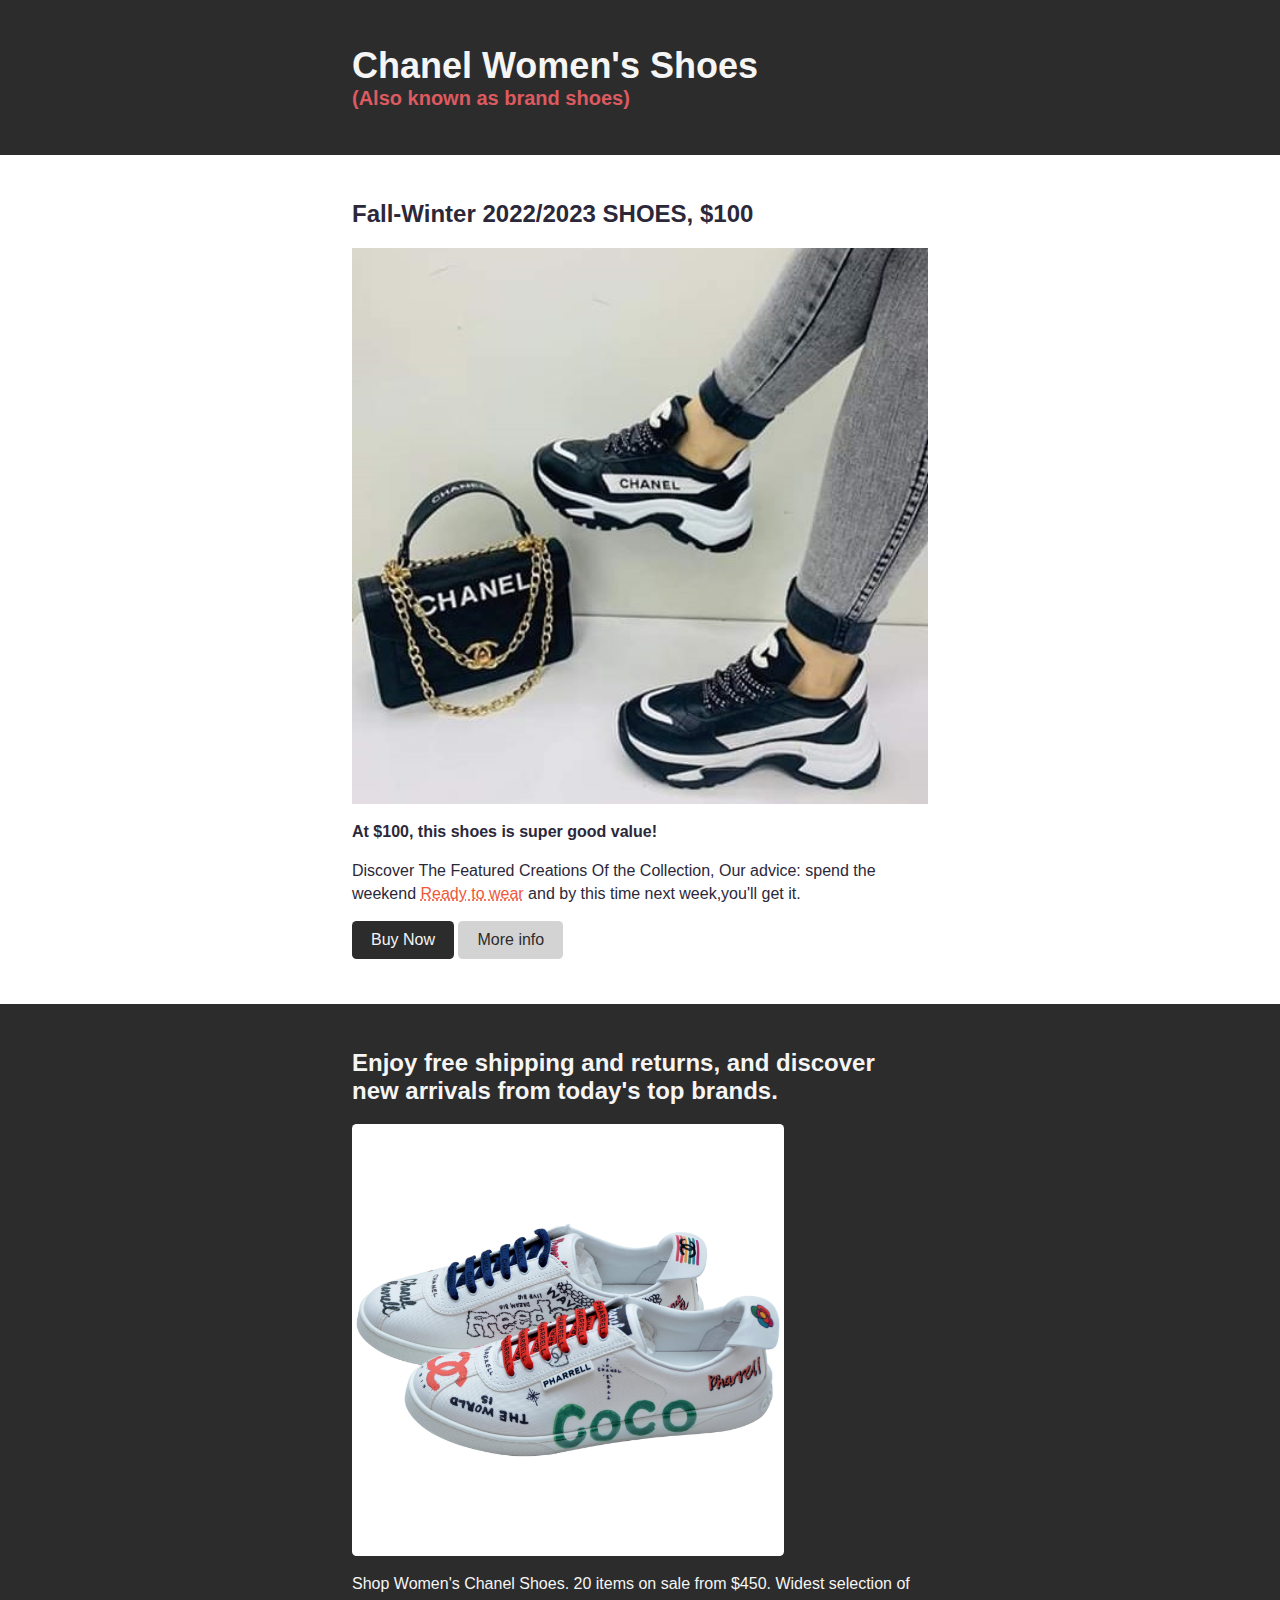
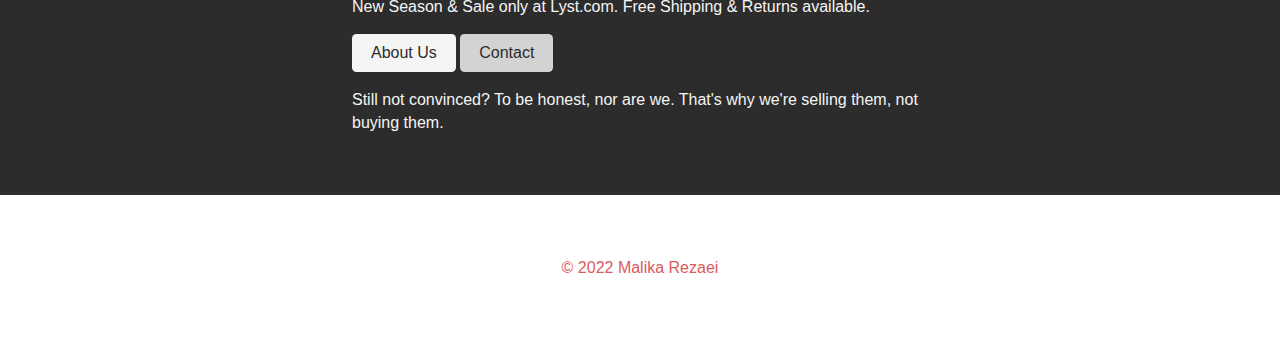
<file: exercise-1/index1.html>
<html>

<head>
	<link rel="preconnect" href="https://fonts.googleapis.com">
	<link rel="preconnect" href="https://fonts.gstatic.com" crossorigin>
	<link href="https://fonts.googleapis.com/css2?family=Roboto:wght@400;500;700&display=swap" rel="stylesheet">
	<link rel="stylesheet" href="CSS/style.css">
</head>

<body>
	<header>
		<div class="container">
			<h1>Chanel Women's Shoes</h1>
			<h3>(Also known as brand shoes)</h3>
		</div>
	</header>
		<main>
			<section class="section-one">
				<div class="container1">
					<h2>Fall-Winter 2022/2023 SHOES, $100</h2>
					<img  src="images/1.jpg" alt="Black and silver shoes" class="main-image">
					<p><strong>At $100, this shoes is super good value!</strong></p>
					<p>Discover The Featured Creations Of the Collection, Our advice: spend the weekend <a href="">Ready to wear</a> and by this time next week,you'll get it.</p>
					<a href="#" class="btn btn-dark">Buy Now</a>
					<a href="#" class="btn btn-mid">More info</a>
				</div>
			</section>
			
			<section class="section-two">
				<div class="container2">
					<h2>Enjoy free shipping and returns, and discover new arrivals from today's top brands.</h2>
					<div class="section-two-image-container">
						<img src="images/3.jpg" alt="punk with blach hair and red and blue glasses" class="feature-image">
					</div>
					<p>Shop Women's Chanel Shoes. 20 items on sale from $450. Widest selection of New Season & Sale only at Lyst.com. Free Shipping & Returns available.</p>
					<a href="#" class="btn btn-light">About Us</a>
					<a href="#" class="btn btn-mid">Contact</a>
					<p>Still not convinced? To be honest, nor are we. That's why we're selling them, not buying them.</p>
				</div>
			</section>
			
			<footer>
				<p>&copy; 2022 Malika Rezaei</p>
			</footer>
		</main>
	</body>

</html>
</file>
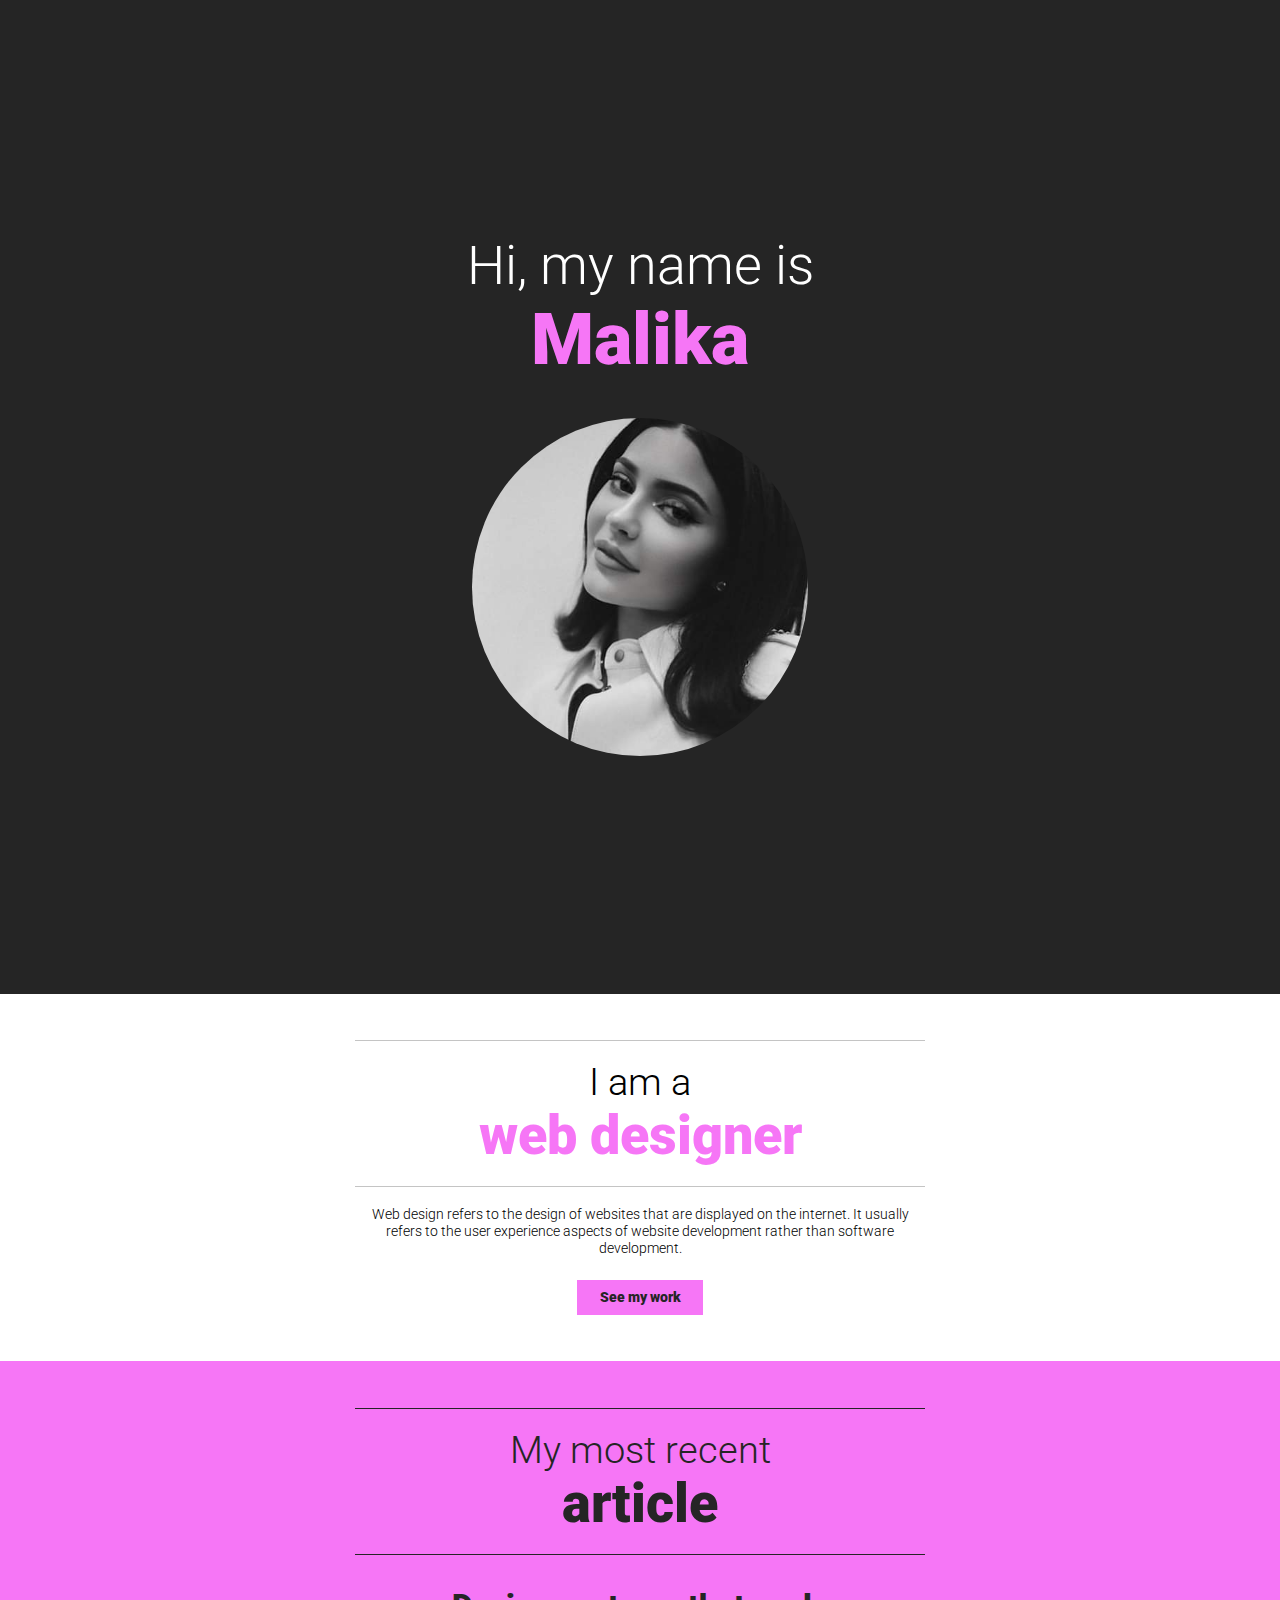
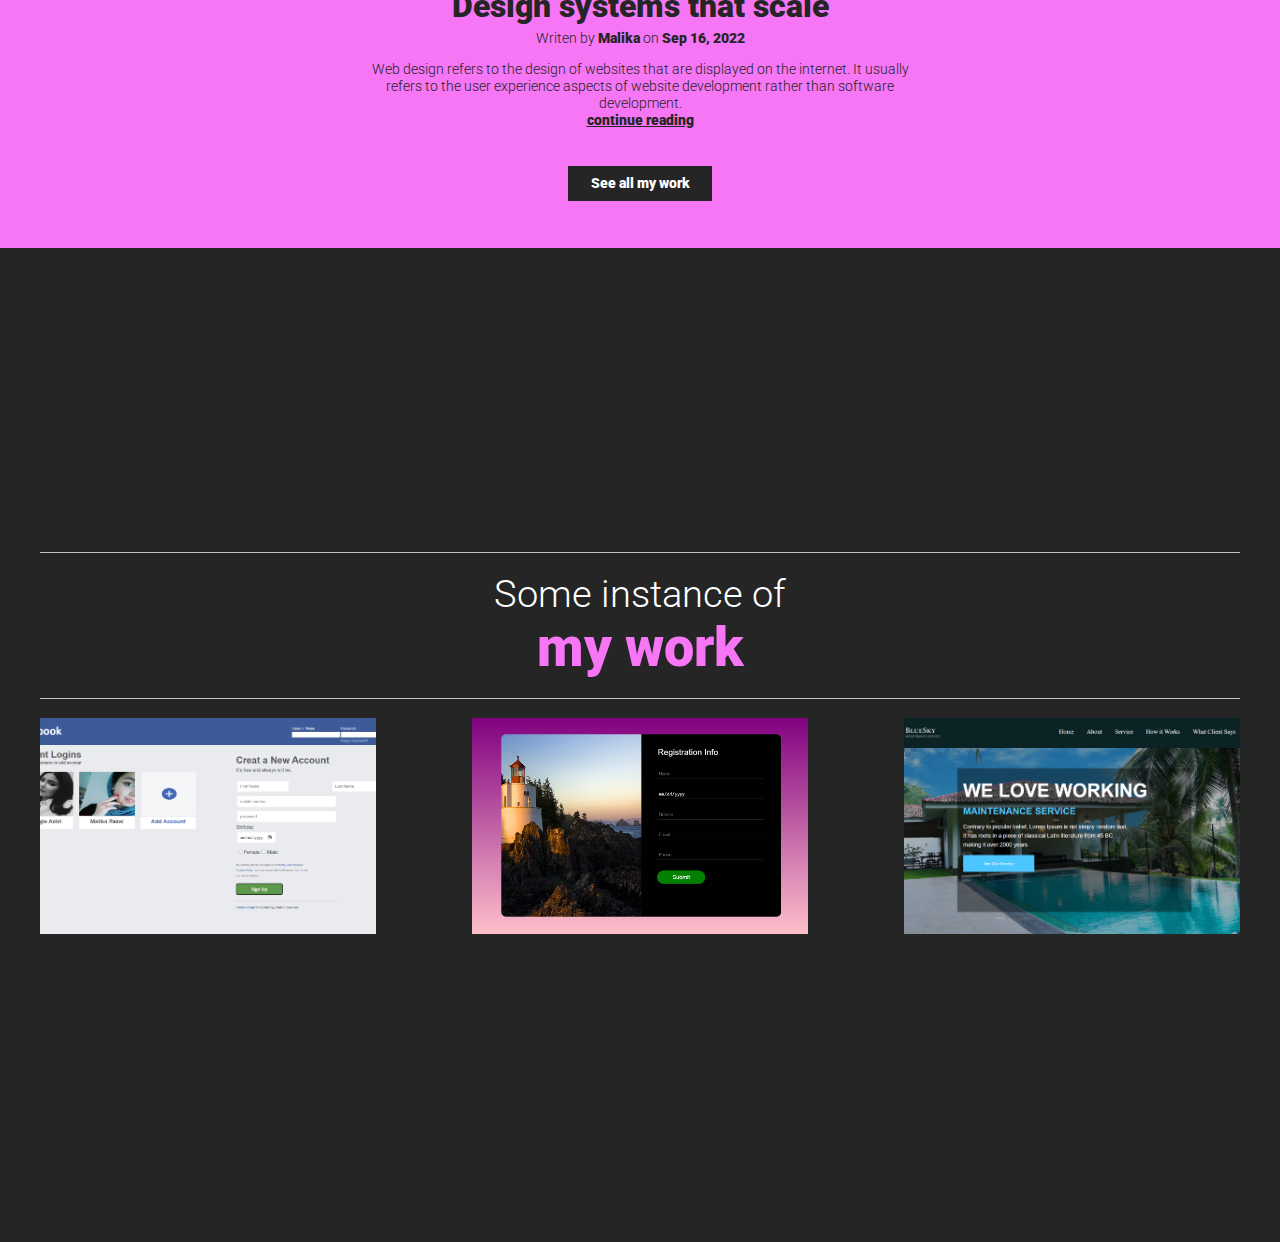
<file: exercise-2/index2.html>
<!DOCTYPE html>
<html>
    <head>
        <title>Website</title>
        <link href="https://fonts.googleapis.com/css2?family=Roboto:wght@300;900&display=swap" rel="stylesheet">
        <link href="css/style.css" rel="stylesheet">
    </head>
    <body>
			<header class="inverse">
                <div class="container">
                    <h1>Hi, my name is <span class="accent-text">Malika</span></h1>
                    <img src="images/mk.jpg" alt="image of Malika" id="mk">
                </div>
            </header>
            <main>
                <div class="spliter">
                    <section class="about-me">
                        <div class="container">
                            <h2>I am a <span class="accent-text">web designer</span></h2>
                            <p>Web design refers to the design of websites that are displayed on the internet. 
                               It usually refers to the user experience aspects of website development rather than software development.
                            </p>
                            <a href="#" class="btn">See my work</a>
                        </div>
                    </section>
                    
                    
                    <section class="articles inverse">
                        <div class="container">
                            <h2>My most recent <span class="accent-text">article</span></h2>
                            <article>
                                <h3>Design systems that scale</h3>
                                <p class="small-text">Writen by <span class="name">Malika</span> on <time datetime="2022-09-16">Sep 16, 2022</time></p>
                                <p>Web design refers to the design of websites that are displayed on the internet. 
                                   It usually refers to the user experience aspects of website development rather than software development.
                                </p><a href="#">continue reading</a></p>
                                <a href="#" class="btn">See all my work</a>      
                            </article>
                        </div>
                    </section>
                </div>
                <section class="portfolio">
                    <div class="container">
                        <h2>Some instance of <span class="accent-text">my work</span></h2>
                        <div class="work">
                            <div class="portfolio-item">
                                <img src="images/1.png" alt="">
                            </div>
                            <div class="portfolio-item">
                                <img src="images/2.png" alt="">
                            </div>
                            <div class="portfolio-item">
                                <img src="images/3.png" alt="">
                            </div>
                        </div> 
                     </div>
                </section>
            </main>
          
    </body> 
</html>
</file>
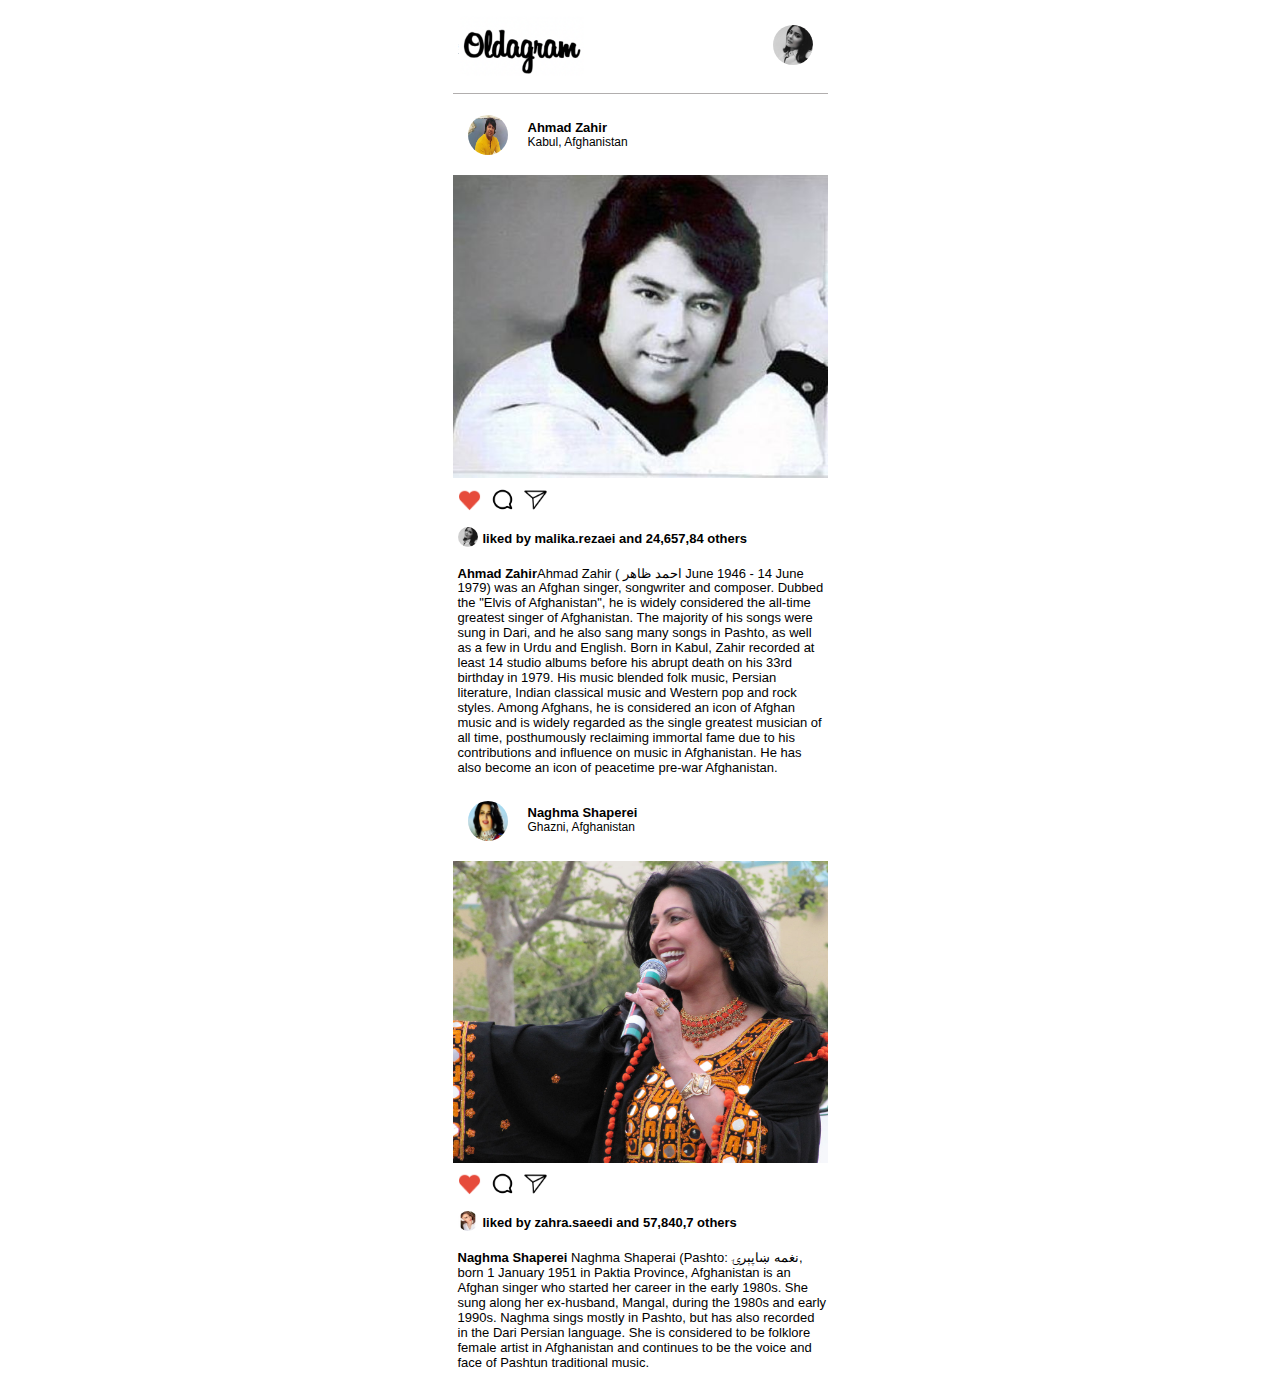
<file: exercise-3/index3.html>
<!DOCTYPE html>
<html> 
    <head> 
        <title>oldagram</title>
        <link rel="stylesheet" href="style.css">
    </head>
    <body>
        <header> 
            <div class="container">
                <div class="header-layout">
                    <img class="logo" src="images/1.png" alt="">
                    <img class="avatar" src="images/mr.jpg" alt="">
                </div>
            </div>
        </header> 
        <section class="user-info"> 
            <div class="container">
                <div class="user-layout">
                    <img src="images/logof.jpg" alt="" class="avatar">
                    <div>
                        <h3>Ahmad Zahir</h3>
                        <p class="location">Kabul, Afghanistan</p>
                    </div>
                </div>
            </div>
        </section>
        <section class="post">
            <div class="container">
                <img src="images/f.jpg" alt="" class="post-img">
            </div>
        </section>
        <section class="interact">
            <div class="container">
                <div class="btns-container">
                    <img src="images/2.png" alt="" class="interact-btn">
                    <img src="images/3.png" alt="" class="interact-btn">
                    <img src="images/4.png" alt="" class="interact-btn">
                </div>
            <div class="user-layout">
                <img class="friends" src="images/mr.jpg" alt="" >
                <p class="likes-count">liked by malika.rezaei and 24,657,84 others</p>
            </div>
        </div>
        </section>
        <footer> 
            <div class="container">
                <p class="comment">
                    <span>Ahmad Zahir</span>Ahmad Zahir ( احمد ظاهر June 1946 - 14 June 1979) was an Afghan singer, songwriter and composer. Dubbed the "Elvis of Afghanistan", he is widely considered the all-time greatest singer of Afghanistan. The majority of his songs were sung in Dari, and he also sang many songs in Pashto, as well as a few in Urdu and English.
                    Born in Kabul, Zahir recorded at least 14 studio albums before his abrupt death on his 33rd birthday in 1979. His music blended folk music, Persian literature, Indian classical music and Western pop and rock styles. Among Afghans, he is considered an icon of Afghan music and is widely regarded as the single greatest musician of all time, posthumously reclaiming immortal fame due to his contributions and influence on music in Afghanistan. He has also become an icon of peacetime pre-war Afghanistan.
                </p>
            </div>
        </footer>
        <section class="user-info"> 
            <div class="container">
                <div class="user-layout">
                    <img src="images/logoc.jpg" alt="" class="avatar">
                    <div>
                        <h3>Naghma Shaperei</h3>
                        <p class="location">Ghazni, Afghanistan</p>
                    </div>
                </div>
            </div>
        </section>
        <section class="post">
            <div class="container">
                <img src="images/c.jpg" alt="" class="post-img">
            </div>
        </section>
        <section class="interact">
            <div class="container">
                <div class="btns-container">
                    <img src="images/2.png" alt="" class="interact-btn">
                    <img src="images/3.png" alt="" class="interact-btn">
                    <img src="images/4.png" alt="" class="interact-btn">
                </div>
            <div class="user-layout">
                <img class="friends" src="images/zs.png" alt="" >
                <p class="likes-count">liked by zahra.saeedi and 57,840,7 others</p>
            </div>
        </div>
        </section>
        <footer> 
            <div class="container">
                <p class="comment">
                    <span>Naghma Shaperei</span> Naghma Shaperai (Pashto: نغمه ښاپېرۍ, born 1 January 1951 in Paktia Province, Afghanistan is an Afghan singer who started her career in the early 1980s. She sung along her ex-husband, Mangal, during the 1980s and early 1990s. Naghma sings mostly in Pashto, but has also recorded in the Dari Persian language. She is considered to be folklore female artist in Afghanistan and continues to be the voice and face of Pashtun traditional music.
                </p>
            </div>
        </footer>
    </body>
</html>
</file>
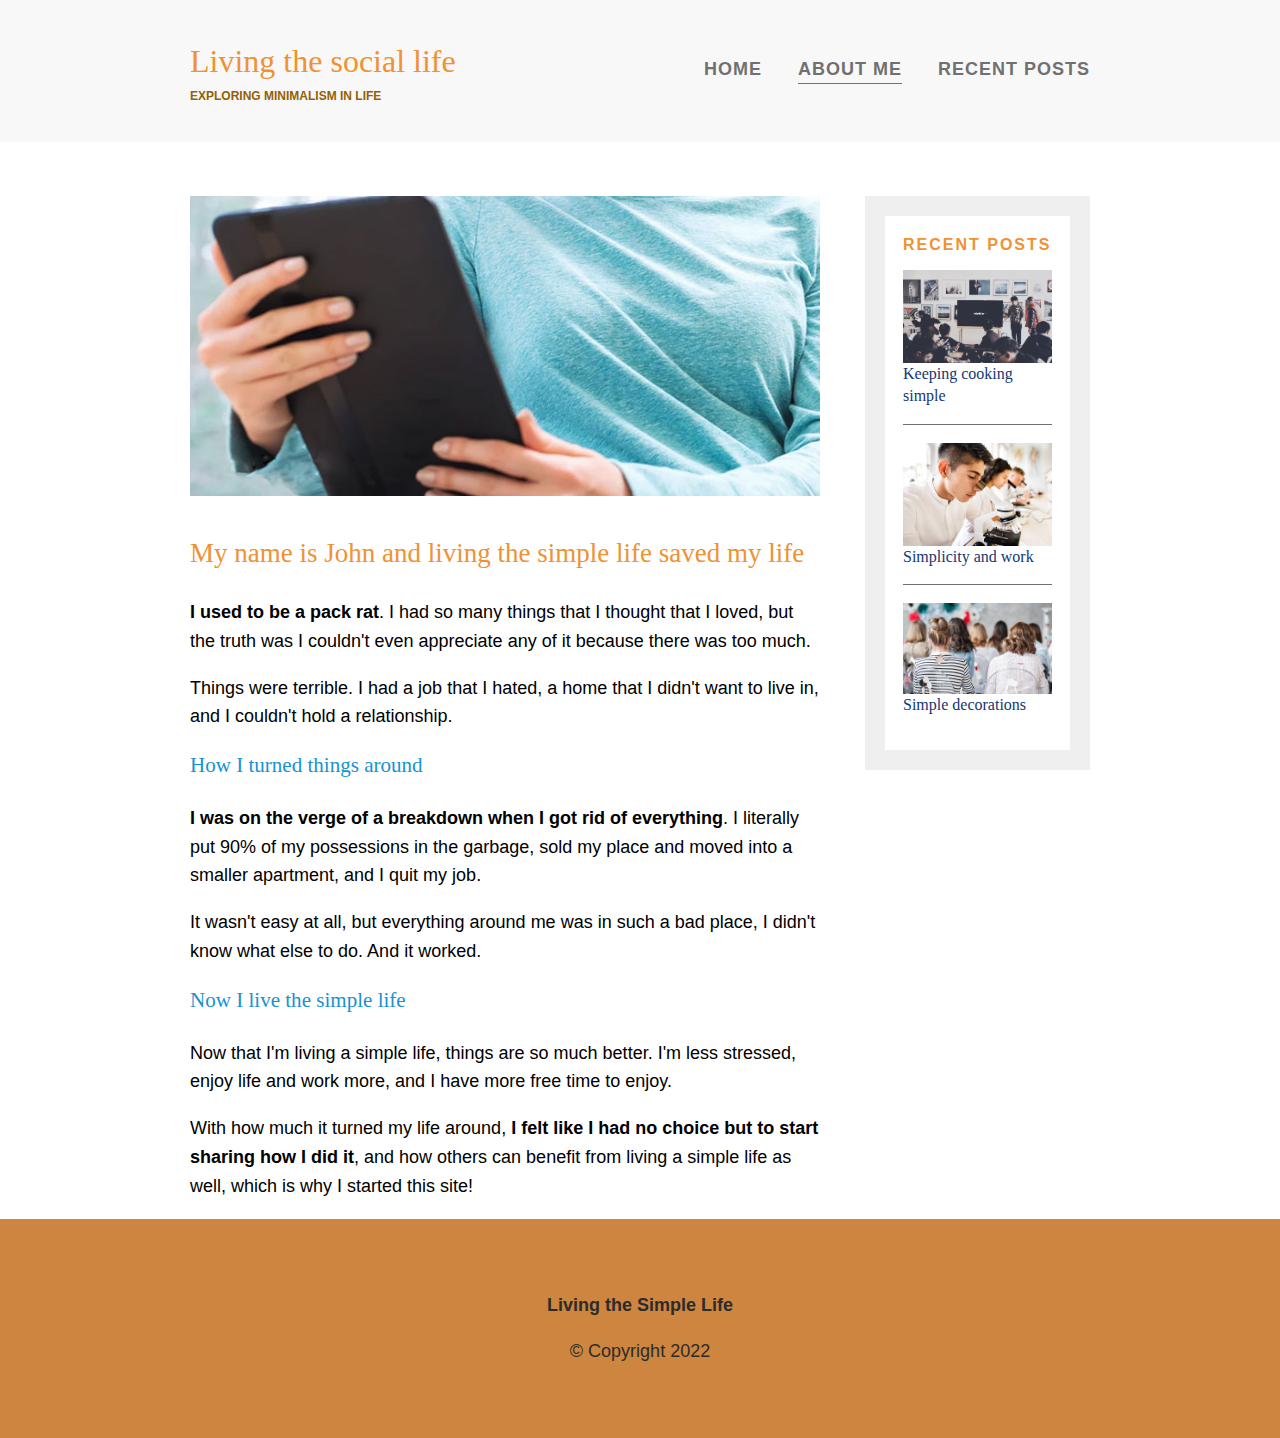
<file: exercise-4/about.html>
<html>
    <head>
        <link rel="stylesheet" href="css/style.css">
    </head>
    <body> 
        <header>
            <div class="container container-flex">
                <div class="site-title">
                    <h1>Living the social life</h1>
                    <p class="subtitle">exploring minimalism in life</p>
                </div>
                <nav>
                    <ul>
                        <li><a href="index4.html">Home</a></li>
                        <li><a class="current-page" href="about.html">About me</a></li>
                        <li><a href="posts.html">Recent posts</a></li>
                    </ul>
                </nav>
            </div> 
        </header>
        <div class="container container-flex">
            <main role="main">
                <img src="img/about-me.jpg" class="image-full">
                <h2>My name is John and living the simple life saved my life</h2>
                <p><strong>I used to be a pack rat</strong>. I had so many things that I thought that I loved, but the truth was I couldn't even appreciate any of it because there was too much.</p>
                <p>Things were terrible. I had a job that I hated, a home that I didn't want to live in, and I couldn't hold a relationship.</p>
                <h3>How I turned things around</h3>
                <p><strong>I was on the verge of a breakdown when I got rid of everything</strong>. I literally put 90% of my possessions in the garbage, sold my place and moved into a smaller apartment, and I quit my job.</p>
                <p>It wasn't easy at all, but everything around me was in such a bad place, I didn't know what else to do. And it worked.</p>
                <h3>Now I live the simple life</h3>
                <p>Now that I'm living a simple life, things are so much better. I'm less stressed, enjoy life and work more, and I have more free time to enjoy.</p>
                <p>With how much it turned my life around, <strong>I felt like I had no choice but to start sharing how I did it</strong>, and how others can benefit from living a simple life as well, which is why I started this site!</p>
            </main>
            <aside class="sidebar">       
                <div class="sidebar-widget">
                    <h2 class="widget-title">RECENT POSTS</h2>
                    <div class="widget-recent-post">
                        <h3 class="widget-recent-post-title">Keeping cooking simple</h3>
                        <img src="img/food.jpg" alt="two dumplings on a wood plate with chopsticks" class="widget-image">
                    </div>
                    <div class="widget-recent-post">
                        <h3 class="widget-recent-post-title">Simplicity and work</h3>
                        <img src="img/work.jpg" alt="a chair white chair at a white desk on a white wall" class="widget-image">
                    </div>
                    <div class="widget-recent-post">
                        <h3 class="widget-recent-post-title">Simple decorations</h3>
                        <img src="img/deco.jpg" alt="a green plant in a clear, round vase with water in it" class="widget-image">
                    </div>
                </div>
            </aside>
        </div>
        <footer>
            <p><strong>Living the Simple Life</strong></p>
            <p>&copy; Copyright 2022</p>
        </footer>
    </body>
</html>
</file>
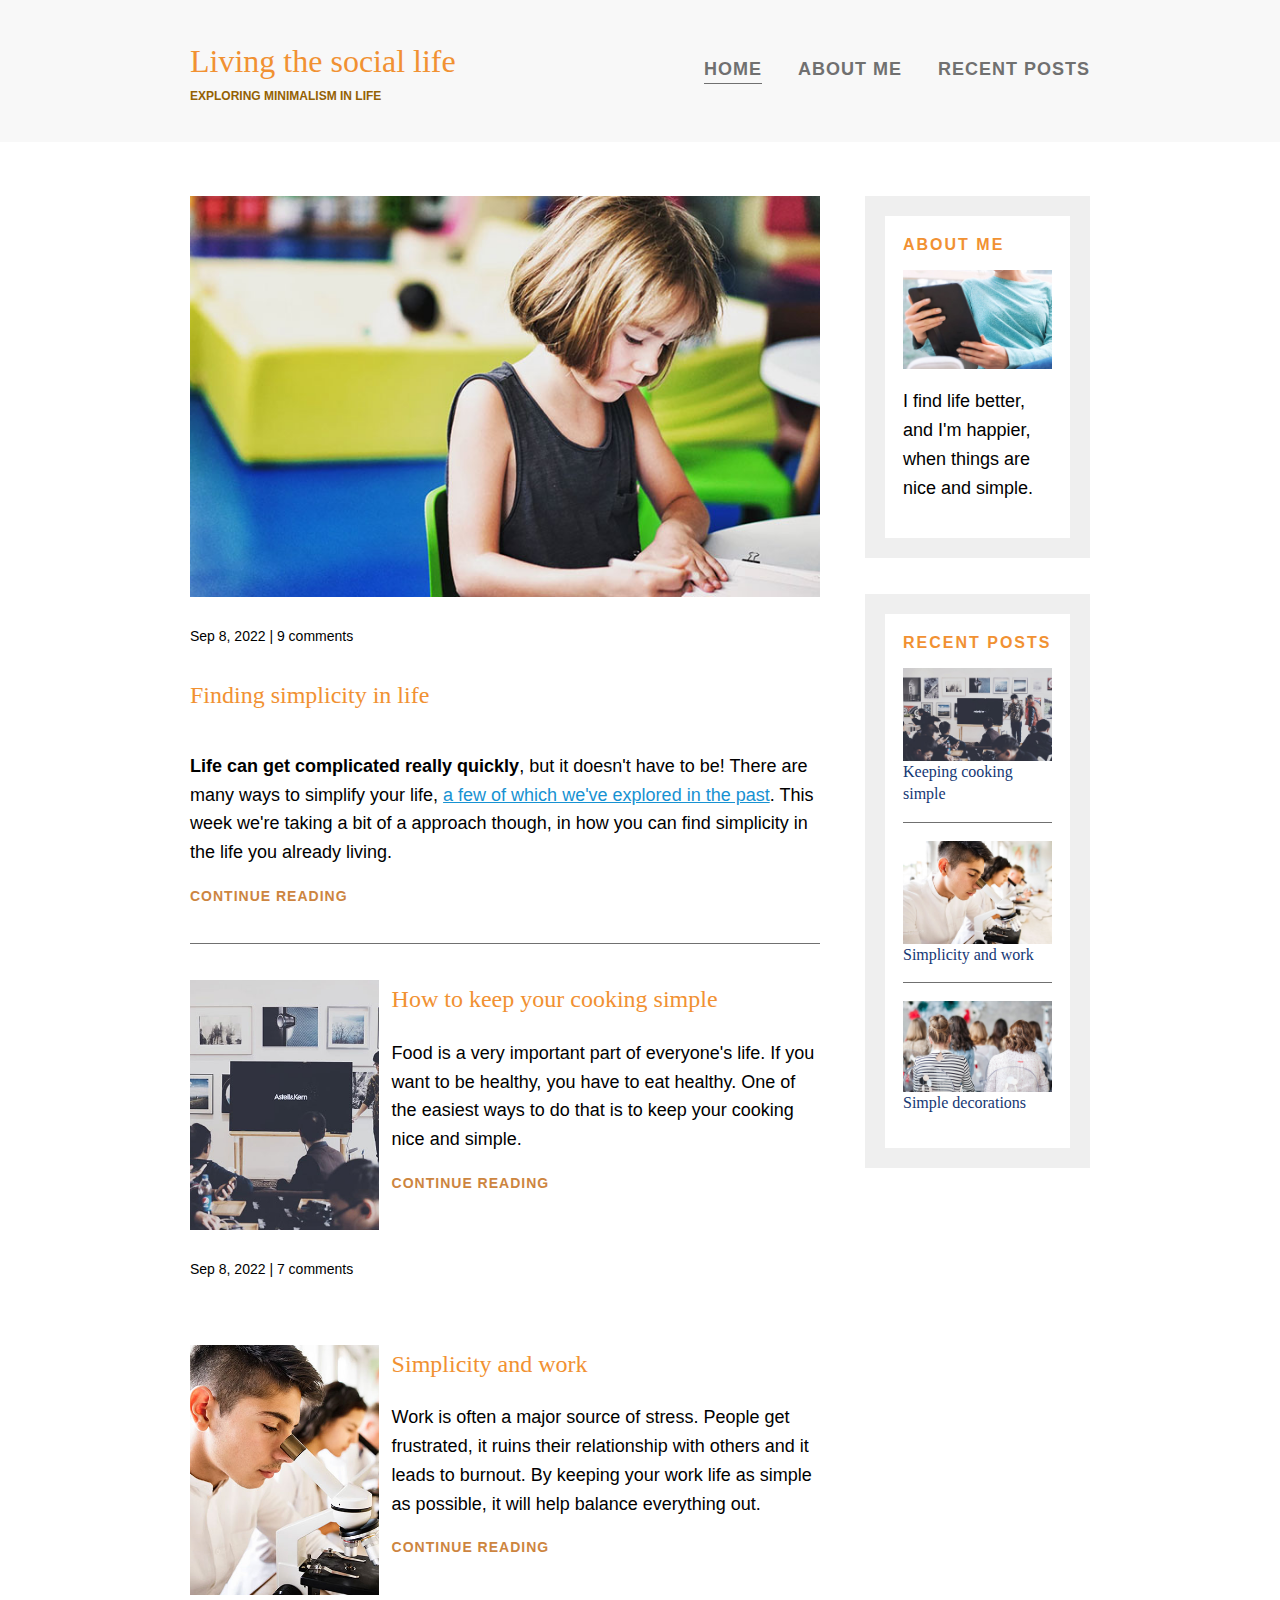
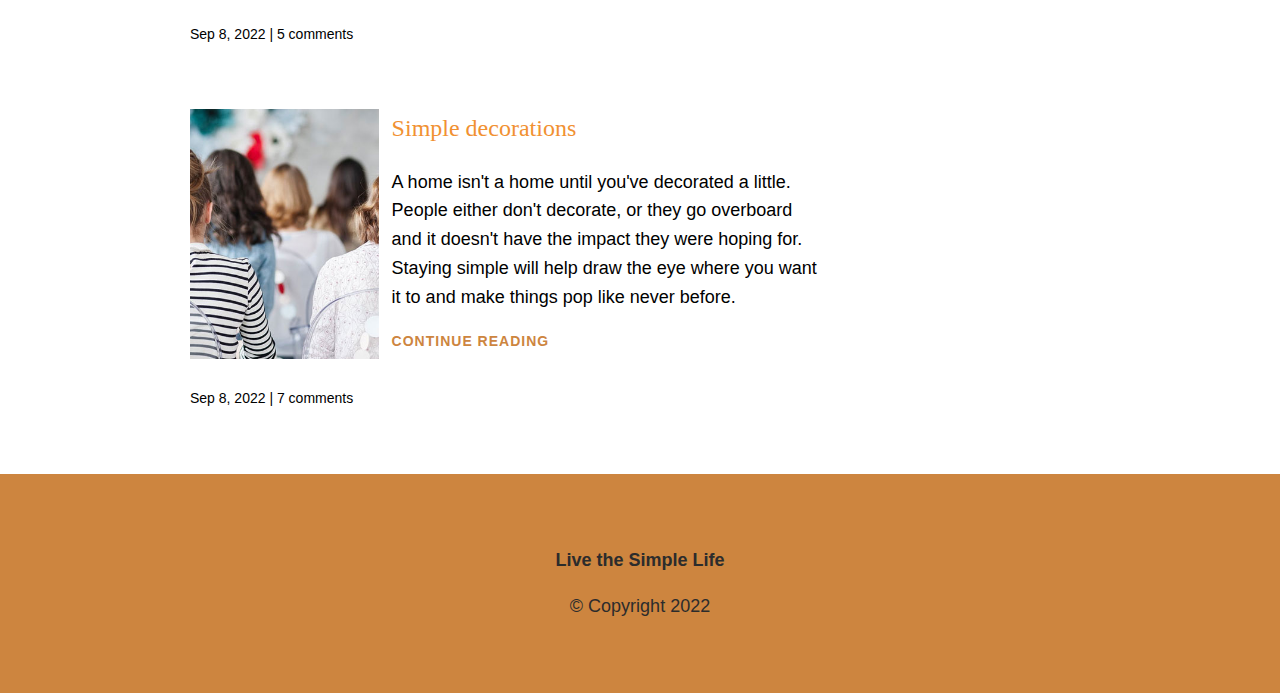
<file: exercise-4/index4.html>
<html>
    <head>
        <link rel="stylesheet" href="css/style.css">
    </head>
    <body> 
        <header>
            <div class="container container-flex">
                <div class="site-title">
                    <h1>Living the social life</h1>
                    <p class="subtitle">exploring minimalism in LIFE</p>
                </div>
                <nav>
                    <ul>
                        <li><a class="current-page" href="index4.html">Home</a></li>
                        <li><a href="about.html">About Me</a></li>
                        <li><a href="posts.html">Recent posts</a></li>
                    </ul>
                </nav>
            </div>
        </header>
        <div class="container container-flex">
            <main role="main">
                <article class="article-featured">
                    <h2 class="article-title">Finding simplicity in life</h2>
                    <img src="img/life.jpg" alt="simple white desk on a white wall with a plant on the far right side" class="article-image">
                    <p class="article-info">Sep 8, 2022 | 9 comments</p>
                    <p class="article-body"><strong>Life can get complicated really quickly</strong>, but it doesn't have to be! There are many ways to simplify your life, <a href="#">a few of which we've explored in the past</a>. This week we're taking a bit of a approach though, in how you can find simplicity in the life you already living.</p>
                    <a href="#" class="article-read-more">Continue reading</a>
                </article>
                <article class="article-recent">
                    <div class="article-recent-main">
                        <h2 class="article-title">How to keep your cooking simple </h2>
                        <p class="article-body">Food is a very important part of everyone's life. If you want to be healthy, you have to eat healthy. One of the easiest ways to do that is to keep your cooking nice and simple.</p>
                        <a href="#" class="article-read-more">CONTINUE READING</a>
                    </div>
                    <div class="article-recent-secondary">
                        <img src="img/food.jpg" alt="two dumplings on a wood plate with chopsticks" class="article-image">
                        <p class="article-info">Sep 8, 2022 | 7 comments</p>
                    </div>
                </article>
                
                <article class="article-recent">
                    <div class="article-recent-main">
                        <h2 class="article-title">Simplicity and work </h2>
                        <p class="article-body">Work is often a major source of stress. People get frustrated, it ruins their relationship with others and it leads to burnout. By keeping your work life as simple as possible, it will help balance everything out.</p>
                        <a href="#" class="article-read-more">CONTINUE READING</a>
                    </div>
                    <div class="article-recent-secondary">
                        <img src="img/work.jpg" alt="a chair white chair at a white desk on a white wall" class="article-image">
                        <p class="article-info">Sep 8, 2022 | 5 comments</p>
                    </div>
                </article>
                <article class="article-recent">
                    <div class="article-recent-main">
                        <h2 class="article-title">Simple decorations</h2>
                        <p class="article-body">A home isn't a home until you've decorated a little. People either don't decorate, or they go overboard and it doesn't have the impact they were hoping for. Staying simple will help draw the eye where you want it to and make things pop like never before.</p>
                        <a href="#" class="article-read-more">CONTINUE READING</a>
                    </div>
                    <div class="article-recent-secondary">
                        <img src="img/deco.jpg" alt="a green plant in a clear, round vase with water in it" class="article-image">
                        <p class="article-info">Sep 8, 2022 | 7 comments</p>
                    </div>
                </article>
            </main>
            <aside class="sidebar">
                <div class="sidebar-widget">
                    <h2 class="widget-title">ABOUT ME</h2>
                    <img src="img/about-me.jpg" alt="john doe" class="widget-image">
                    <p class="widget-body">I find life better, and I'm happier, when things are nice and simple.</p>
                </div>
                <div class="sidebar-widget">
                    <h2 class="widget-title">RECENT POSTS</h2>
                    <div class="widget-recent-post">
                        <h3 class="widget-recent-post-title">Keeping cooking simple</h3>
                        <img src="img/food.jpg" alt="two dumplings on a wood plate with chopsticks" class="widget-image">
                    </div>
                    <div class="widget-recent-post">
                        <h3 class="widget-recent-post-title">Simplicity and work</h3>
                        <img src="img/work.jpg" alt="a chair white chair at a white desk on a white wall" class="widget-image">
                    </div>
                    <div class="widget-recent-post">
                        <h3 class="widget-recent-post-title">Simple decorations</h3>
                        <img src="img/deco.jpg" alt="a green plant in a clear, round vase with water in it" class="widget-image">
                    </div>
                </div> 
            </aside>
        </div>
        <footer>
            <p><strong>Live the Simple Life</strong></p>
            <p>&copy; Copyright 2022</p>
        </footer>
    </body>
</html>
</file>
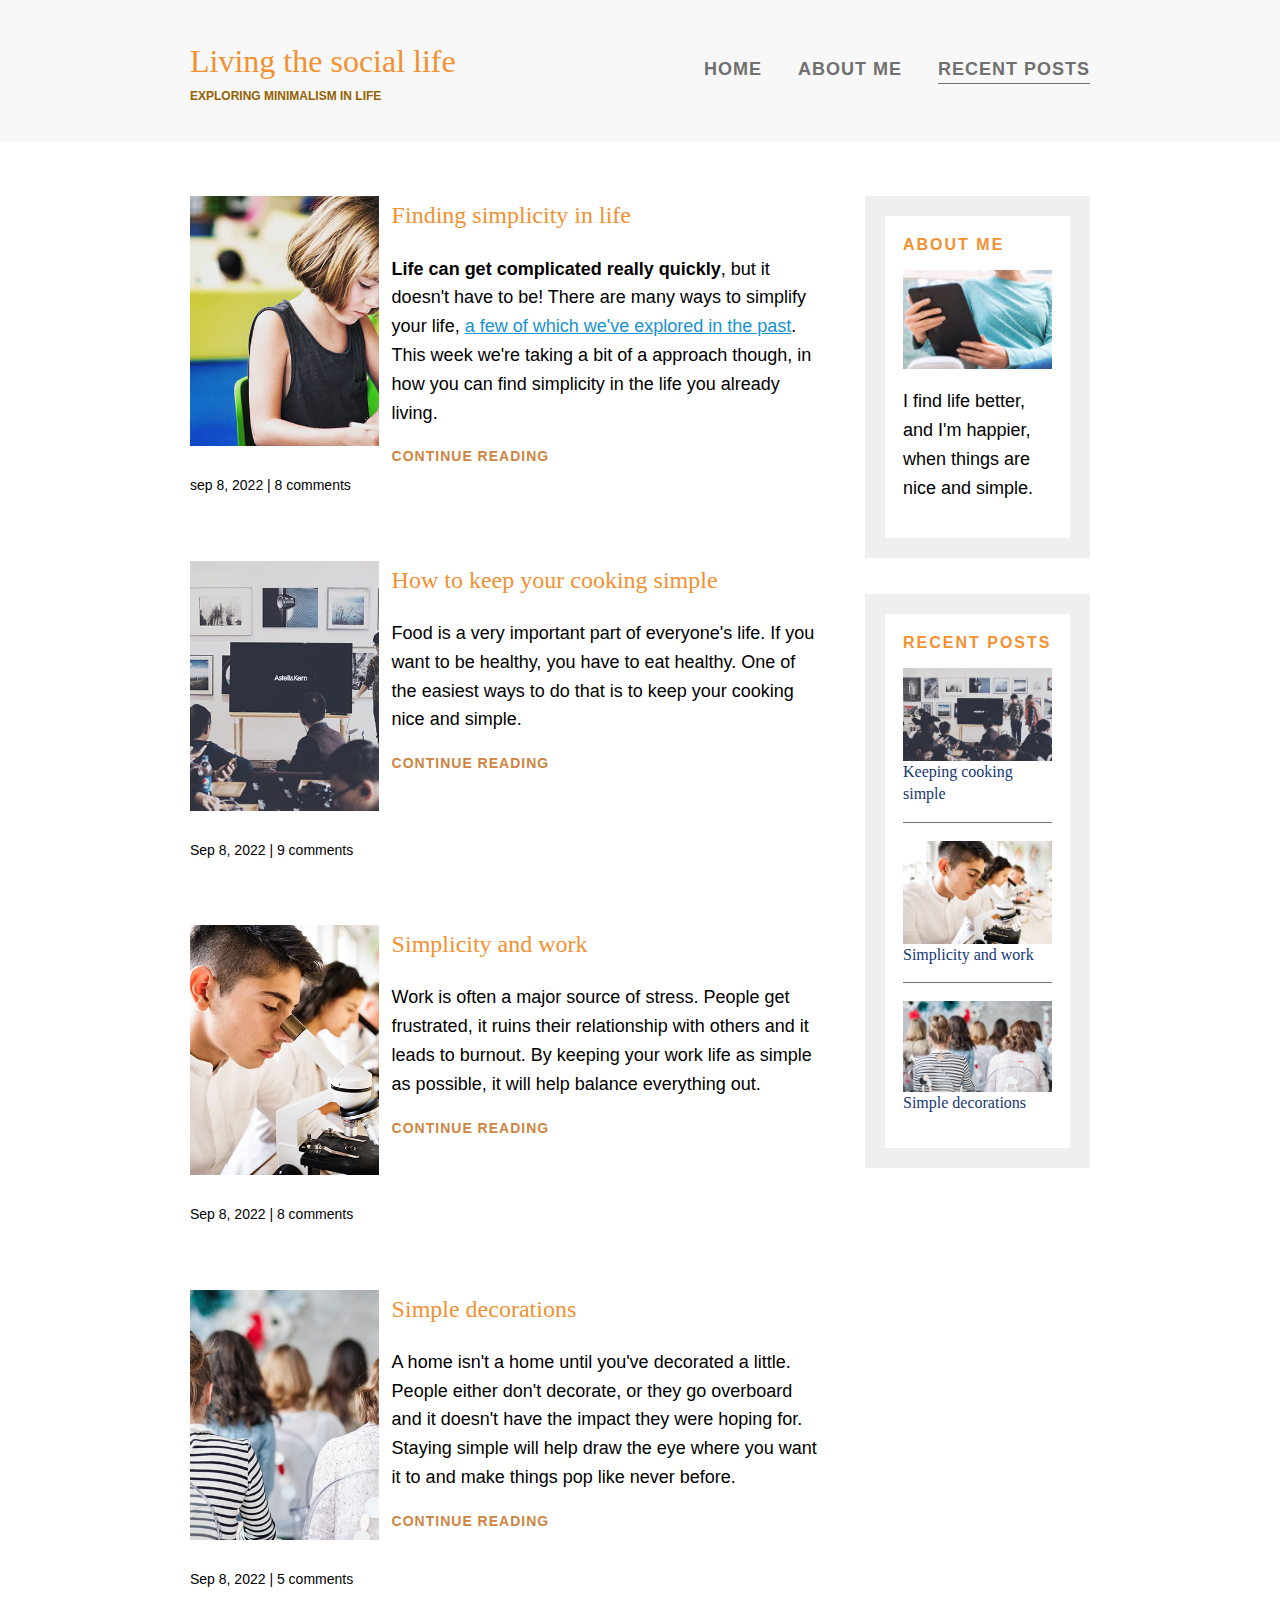
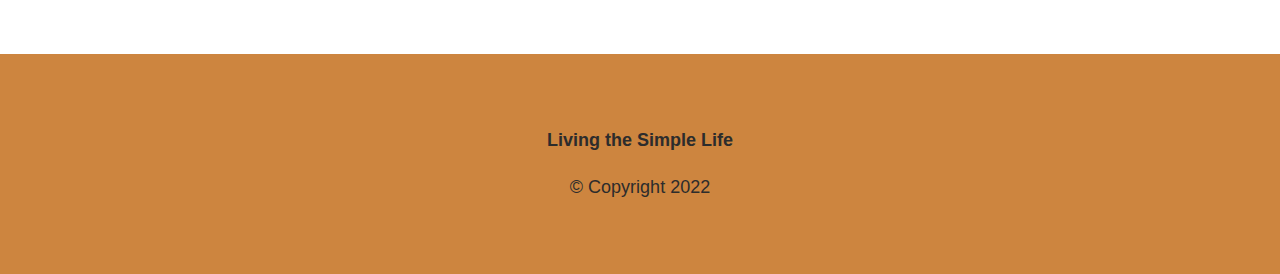
<file: exercise-4/posts.html>
<html>
    <head>
        <link rel="stylesheet" href="css/style.css">
    </head>
    <body> 
        <header>
            <div class="container container-flex">
                <div class="site-title">
                    <h1>Living the social life</h1>
                    <p class="subtitle"> exploring minimalism in life</p>
                </div>
                <nav>
                    <ul>
                        <li><a href="index4.html">Home</a></li>
                        <li><a href="about.html">About me</a></li>
                        <li><a class="current-page" href="posts.html">Recent posts</a></li>
                    </ul>
                </nav>
            </div> 
        </header>
        <div class="container container-flex">
            <main role="main">
                <article class="article-recent">
                    <div class="article-recent-main">
                        <h2 class="article-title">Finding simplicity in life</h2>
                        <p class="article-body"><strong>Life can get complicated really quickly</strong>, but it doesn't have to be! There are many ways to simplify your life, <a href="#">a few of which we've explored in the past</a>. This week we're taking a bit of a approach though, in how you can find simplicity in the life you already living.</p>
                        <a href="#" class="article-read-more">CONTINUE READING</a>
                    </div>
                    <div class="article-recent-secondary">
                        <img src="img/life.jpg" alt="simple white desk on a white wall with a plant on the far right side" class="article-image">
                        <p class="article-info">sep 8, 2022 | 8 comments</p>
                    </div>
                </article>
                <article class="article-recent">
                    <div class="article-recent-main">
                        <h2 class="article-title">How to keep your cooking simple </h2>
                        <p class="article-body">Food is a very important part of everyone's life. If you want to be healthy, you have to eat healthy. One of the easiest ways to do that is to keep your cooking nice and simple.</p>
                        <a href="#" class="article-read-more">CONTINUE READING</a>
                    </div>
                    <div class="article-recent-secondary">
                        <img src="img/food.jpg" alt="two dumplings on a wood plate with chopsticks" class="article-image">
                        <p class="article-info">Sep 8, 2022 | 9 comments</p>
                    </div>
                </article>
                <article class="article-recent">
                    <div class="article-recent-main">
                        <h2 class="article-title">Simplicity and work </h2>
                        <p class="article-body">Work is often a major source of stress. People get frustrated, it ruins their relationship with others and it leads to burnout. By keeping your work life as simple as possible, it will help balance everything out.</p>
                        <a href="#" class="article-read-more">CONTINUE READING</a>
                    </div>
                    <div class="article-recent-secondary">
                        <img src="img/work.jpg" alt="a chair white chair at a white desk on a white wall" class="article-image">
                        <p class="article-info">Sep 8, 2022 | 8 comments</p>
                    </div>
                </article>
                <article class="article-recent">
                    <div class="article-recent-main">
                        <h2 class="article-title">Simple decorations</h2>
                        <p class="article-body">A home isn't a home until you've decorated a little. People either don't decorate, or they go overboard and it doesn't have the impact they were hoping for. Staying simple will help draw the eye where you want it to and make things pop like never before.</p>
                        <a href="#" class="article-read-more">CONTINUE READING</a>
                    </div>
                    <div class="article-recent-secondary">
                        <img src="img/deco.jpg" alt="a green plant in a clear, round vase with water in it" class="article-image">
                        <p class="article-info">Sep 8, 2022 | 5 comments</p>
                    </div>
                </article>
            </main>
            <aside class="sidebar">
                <div class="sidebar-widget">
                    <h2 class="widget-title">ABOUT ME</h2>
                    <img src="img/about-me.jpg" alt="john doe" class="widget-image">
                    <p class="widget-body">I find life better, and I'm happier, when things are nice and simple.</p>
                </div>
                <div class="sidebar-widget">
                    <h2 class="widget-title">RECENT POSTS</h2>
                    <div class="widget-recent-post">
                        <h3 class="widget-recent-post-title">Keeping cooking simple</h3>
                        <img src="img/food.jpg" alt="two dumplings on a wood plate with chopsticks" class="widget-image">
                    </div>
                    <div class="widget-recent-post">
                        <h3 class="widget-recent-post-title">Simplicity and work</h3>
                        <img src="img/work.jpg" alt="a chair white chair at a white desk on a white wall" class="widget-image">
                    </div>
                    <div class="widget-recent-post">
                        <h3 class="widget-recent-post-title">Simple decorations</h3>
                        <img src="img/deco.jpg" alt="a green plant in a clear, round vase with water in it" class="widget-image">
                    </div>
                </div>
            </aside>
        </div>
        <footer>
            <p><strong>Living the Simple Life</strong></p>
            <p>&copy; Copyright 2022</p>
        </footer>
    </body>
</html>
</file>
<file: exercise-1/CSS/style.css>
body{
    font-size: 16px;
    color: #2b283a;
    font-family: arial;
    margin: 0;
}
h1, h3{
    margin: 0;
}

h1{
    color: whitesmoke;
    font-size: 36px;
}

h2{
    margin-top: 0;
}

h3{
    color: #dc5a60;
    font-size: 20px;
}

p{
    line-height: 23px;
}
a{
    color: #ef5839;
    text-decoration: underline dotted; 
}

a:hover, a:active{
    color: #dc5a60;
}
.btn{
    padding: 10px 19px;
    border-radius: 4.6px;
    font-weight: 500;
    text-decoration: none;
    display: inline-block;
}

.btn-dark{
    background: #2c2c2c;
    color: whitesmoke
}

.btn-mid{
    background: lightgray; 
    color: #2c2c2c; 
}

.btn-light{
    background: whitesmoke;
    color: #2c2c2c; 
}

.btn:hover, 
.btn:active{
    background-color: #dc5a60;
    color: #2c2c2c;
}
header, section, footer{
    padding: 45px 0;
}

header, .section-two{
    background-color: #2c2c2c;
}

.section-two{
    color: whitesmoke;
}
.section-one {
    width: 45%;
    margin: 0 auto;
}
.container, .container2{
    width: 45%;
    margin: 0 auto;
}

.main-image{
    width:100%;
} 

.section-two-image-container{
    display: flex;
    justify-content: space-between;
}

.feature-image{
    width: 75%;
    border-radius: 4.6px;
}

footer{
    text-align: center;
    color: #dc5a60;
}
@media (max-width: 750px){
    .section-one, .container {
        width: 90%;
    }

    .feature-image {
        display: block;
        width: 90%;
    }
}
</file>
<file: exercise-2/css/style.css>
html {
    font-size: .9rem;
}
body {
    text-align: center;
    font-family: 'Roboto', sans-serif;
    font-weight: 300;
    margin: 0;
}
.container {
    max-width: 570px;
    margin: 0 auto;
    padding: 0 2em;
}
h1,h2 {
    font-weight: 300; 
}
h1 {
    font-size: 3.75rem;
    margin-top: 0;
}
h2 {
    font-size: 2.625rem;
    margin-top: 0;
    border-top: solid 1px #c4c4c4;
    border-bottom: solid 1px #c4c4c4;
    padding: .5em 0;
    margin-bottom: .5em;
}
h3 {
    font-size: 2.25rem;
    font-weight: 900;
    margin-bottom: 0;
}
.accent-text {
    display: block;
}
h1 .accent-text {
    font-size: 5rem;
}
h2 .accent-text {
    font-size: 3.75rem;
}
.accent-text,
.name,time {
    font-weight: 900;
    color: rgb(246, 118, 246);
}
p {
    margin-bottom: 0;
}
a {
    color: rgb(246, 118, 246);
    font-weight: 900;
}
a:hover,
a:focus {
    color: #131313;
}
.small-text {
    font-size: 1rem;
    margin-top: .3125em;
} 
#mk{
    border-radius: 100%;
    width: 70%;
}
img {
    max-width: 100%;
}
header,
section {
    padding: 3.25em 0;
}
header {
    min-height: 100vh;
    display: flex;
    align-items: center;
}
.inverse {
    color: #fff;
    background: #252525;
}
.inverse .btn:hover,
.inverse .btn:focus {
    background: #fff;
    color: #252525;
}
.btn {
    display: inline-block;
    color: #252525;
    text-decoration: none;
    background: rgb(246, 118, 246);
    padding: .625em 1.5625em;
    margin-top: 1.5625em;
}
.btn:hover,
.btn:focus {
    background: #252525;
    color: #fff;
}
@media (min-width: 750px) {
    .splitter {
        display: flex;
        align-items: center;
    }
    .articles.inverse {
        background: rgb(246, 118, 246);
        color: #252525;
    }
    .articles.inverse .accent-text,
    .articles.inverse .name,
    .articles.inverse time,
    .articles.inverse a {
        color: currentColor;
    }
    .articles.inverse a:hover,
    .articles.inverse a:focus {
        color: #fff;
    }
    .articles.inverse .btn {
        color: #fff;
        background-color: #252525;
    }
    .articles.inverse .btn:hover {
        color: #252525;
        background-color: #FFF;
    }
    .articles.inverse h2 {
        border-color: currentColor;
    }
    .portfolio {
        background: #252525;
        color: #fff;
        min-height: 100vh;
        display: flex;
        align-items: center;
    }
    .portfolio .container {
        max-width: 1200px;
    }
    .work {
        display: flex;
        justify-content: space-between;
    }
    .portfolio-item {
        width: 28%;
    }
    .portfolio-item img {
        height: 15em;
        width: 100%;
        object-fit: cover;
    }
}
</file>
<file: exercise-3/style.css>
html, body {
    margin: 0;
    padding: 0;
    text-align: center;
    font-family: 'Source Sans Pro', sans-serif;
}
h3, p {
    margin: 0;
}
h3, span {
    font-weight: bold
}
h3, .comment, .likes-count {
    font-size: 13px;
}
.location {
    font-size: 12px;
}
.container {
    width: 375px;
    margin: 0 auto;
}
.header-layout {
    display: flex;
    justify-content: space-between;
    padding: 15px 5px;
    border-bottom: 1px solid #b1aeae
}
.logo {
    width: 130px;
}
.user-layout {
    display:flex;
    padding: 10px 5px;
    margin-top: 1px;
}
.user-layout div {
    display: flex;
    flex-direction: column;
    justify-content: center;
    text-align: start;
}
.post-img {
    width: 100%
}
.avatar {
    width: 40px;
    height: 40px;  
    margin: 0;
    padding: 10px;
    border-radius: 100px;
    display: inline-block;
}
.friends {
    width: 20px;
    height: 20px;  
    margin: 0;
    padding: 0px;
    border-radius: 100px;
    display: inline-block;
}
.user-layout .avatar {
    margin-right: 10px;
}
.btns-container {
    display: flex;
    justify-content: start;
}
.interact-btn {
    width: 23px;
    margin: 5px;
}
.likes-count {
    text-align: left;
    margin: 5px;
    font-weight: bold;
}
.comment {
    text-align: left;
    margin: 5px 0px 5px 5px;
}
html {
  line-height: 1.15; 
  -webkit-text-size-adjust: 100%; 
}
body {
  margin: 0;
}
main {
  display: block;
}
h1 {
  font-size: 2em;
  margin: 0.67em 0;
}
hr {
  box-sizing: content-box; 
  height: 0; 
  overflow: visible; 
}
pre {
  font-family: monospace, monospace; 
  font-size: 1em; 
}
a {
  background-color: transparent;
}
abbr[title] {
  border-bottom: none; 
  text-decoration: underline; 
  text-decoration: underline dotted;
}
b, strong {
  font-weight: bolder;
}
code, kbd, samp {
  font-family: monospace, monospace; 
  font-size: 1em;
}
small {
  font-size: 80%;
}
sub, sup {
  font-size: 75%;
  line-height: 0;
  position: relative;
  vertical-align: baseline;
}
sub {
  bottom: -0.25em;
}
sup {
  top: -0.5em;
}
img {
  border-style: none;
}
button, input, optgroup, select, textarea {
  font-family: inherit; 
  font-size: 100%; 
  line-height: 1.15;
  margin: 0; 
}
button, input { 
  overflow: visible;
}
button, select { 
  text-transform: none;
}
button, [type="button"], [type="reset"], [type="submit"] {
  -webkit-appearance: button;
}
button::-moz-focus-inner, [type="button"]::-moz-focus-inner, [type="reset"]::-moz-focus-inner, [type="submit"]::-moz-focus-inner {
  border-style: none;
  padding: 0;
}
button:-moz-focusring, [type="button"]:-moz-focusring, [type="reset"]:-moz-focusring, [type="submit"]:-moz-focusring {
  outline: 1px dotted ButtonText;
}
fieldset {
  padding: 0.35em 0.75em 0.625em;
}
legend {
  box-sizing: border-box; 
  color: inherit; 
  display: table; 
  max-width: 100%; 
  padding: 0; 
  white-space: normal; 
}
progress {
  vertical-align: baseline;
}
textarea {
  overflow: auto;
}
[type="checkbox"], [type="radio"] {
  box-sizing: border-box; 
  padding: 0; 
}
[type="number"]::-webkit-inner-spin-button, [type="number"]::-webkit-outer-spin-button {
  height: auto;
}
[type="search"] {
  -webkit-appearance: textfield; 
  outline-offset: -2px;
}
[type="search"]::-webkit-search-decoration {
  -webkit-appearance: none;
}
::-webkit-file-upload-button {
  -webkit-appearance: button; 
  font: inherit; 
}
details {
  display: block;
}
summary {
  display: list-item;
}
template {
  display: none;
}
[hidden] {
  display: none;
}
</file>
<file: exercise-4/css/style.css>
body {
    margin: 0;
    font-family: Arial, Helvetica, sans-serif;
    font-size: 1.125rem;
    font-weight: 300;
    line-height: 1.6;
}
img {
    max-width: 100%;
    display: block;
}
.image-full {
    max-height: 300px;
    width: 100%;
    object-fit: cover;
    margin-bottom: 2em;
}
h1, h2, h3 {
    font-family: 'Lora', serif;
    font-weight: 400;
    color: rgb(241, 145, 50);
    margin-top: 0;
}
h1 {
    font-size: 2rem;
    margin: 0;
}
h3 {
    color: #1792d2;
}
a {
    color: #1792d2;
}
a:hover, a:focus {
    color: #143774;
}
strong {
    font-weight: 700;
}
.subtitle {
    font-weight: 700;
    color: rgb(148, 97, 3);
    font-size: .75rem;
    margin: 0;
    text-transform: uppercase;
}
.article-title {
    font-size: 1.5rem;
}
.article-read-more, .article-info {
    font-size: .875rem;
}
.article-read-more {
    color: peru;
    text-decoration: none;
    font-weight: 700;
    text-transform: uppercase;
    letter-spacing: 1px;
}
.article-read-more:hover, .article-read-more:focus {
    color: black;
    text-decoration: underline;
}
.article-info {
    margin: 2em 0;
}
.widget-title, .widget-recent-post-title {
    font-size: 1rem;
    line-height: 1.4;
}
.widget-title {
    font-family: 'Ubuntu', sans-serif;
    font-weight: 700;
    letter-spacing: 2px;
}
.widget-recent-post-title {
    color: #143774;
}
.container {
    width: 90%;
    max-width: 900px;
    margin: 0 auto;
}
.container-flex {
    display: flex;
    flex-direction: column;
    justify-content: space-between;
}
header {
    background: #f8f8f8;
    padding: 2em 0;
    text-align: center;
    margin-bottom: 3em;
}
footer {
    background: peru;
    color: #2c2c2c;
    text-align: center;
    padding: 3em 0;
}
@media (min-width: 675px) {
    header {
        text-align: left;
    }
    .container-flex {
        flex-direction: row;
    }
    main {
        width: 70%;
    }
    aside {
        width: 25%;
        min-width: 200px;
        margin-left: 1em;
    }
}
nav ul {
    list-style: none;
    padding: 0;
    display: flex;
    justify-content: center;
}
nav li {
    margin-left: 2em;
}
nav a {
    text-decoration: none;
    color: #707070;
    font-weight: 700;
    text-transform: uppercase;
    letter-spacing: 1px;
    padding: .25em 0;
}
nav a:hover, nav a:focus {
    color: #1792d2;
}
.current-page {
    border-bottom: 1px solid #707070;
}
.current-page:hover {
    color: #707070;
}
@media (max-width: 675px) {
    nav ul {
        flex-direction: column;
    }
    nav li {
        margin: .5em 0;
    }
}
.article-featured {
    border-bottom: #707070 1px solid;
    padding-bottom: 2em;
    margin-bottom: 2em;
}
.article-recent {
    display: flex;
    flex-direction: column;
    margin-bottom: 2em;
}
.article-recent-main {
    order: 2;
}
.article-recent-secondary {
    order: 1;
}
@media (min-width: 675px) {
    .article-recent {
        flex-direction: row;
        justify-content: space-between;
    }
    .article-recent-main {
        width: 68%;
    }
    .article-recent-secondary {
        width: 30%;
    }
    .article-featured {
        display: flex;
        flex-direction: column;
    }
    .article-image {
        order: -2;
        min-height: 250px;
        object-fit: cover;
    }
    .article-info {
        order: -1;
    }
}
.sidebar-widget {
    border: 20px solid #efefef;
    margin-bottom: 2em;
    padding: 1em;
}
.widget-recent-post {
    display: flex;
    flex-direction: column;
    border-bottom: 1px solid #707070;
    margin-bottom: 1em;
}
.widget-recent-post:last-child {
    border: 0;
    margin: 0;
}
.widget-image {
    order: -1;
}
</file>
